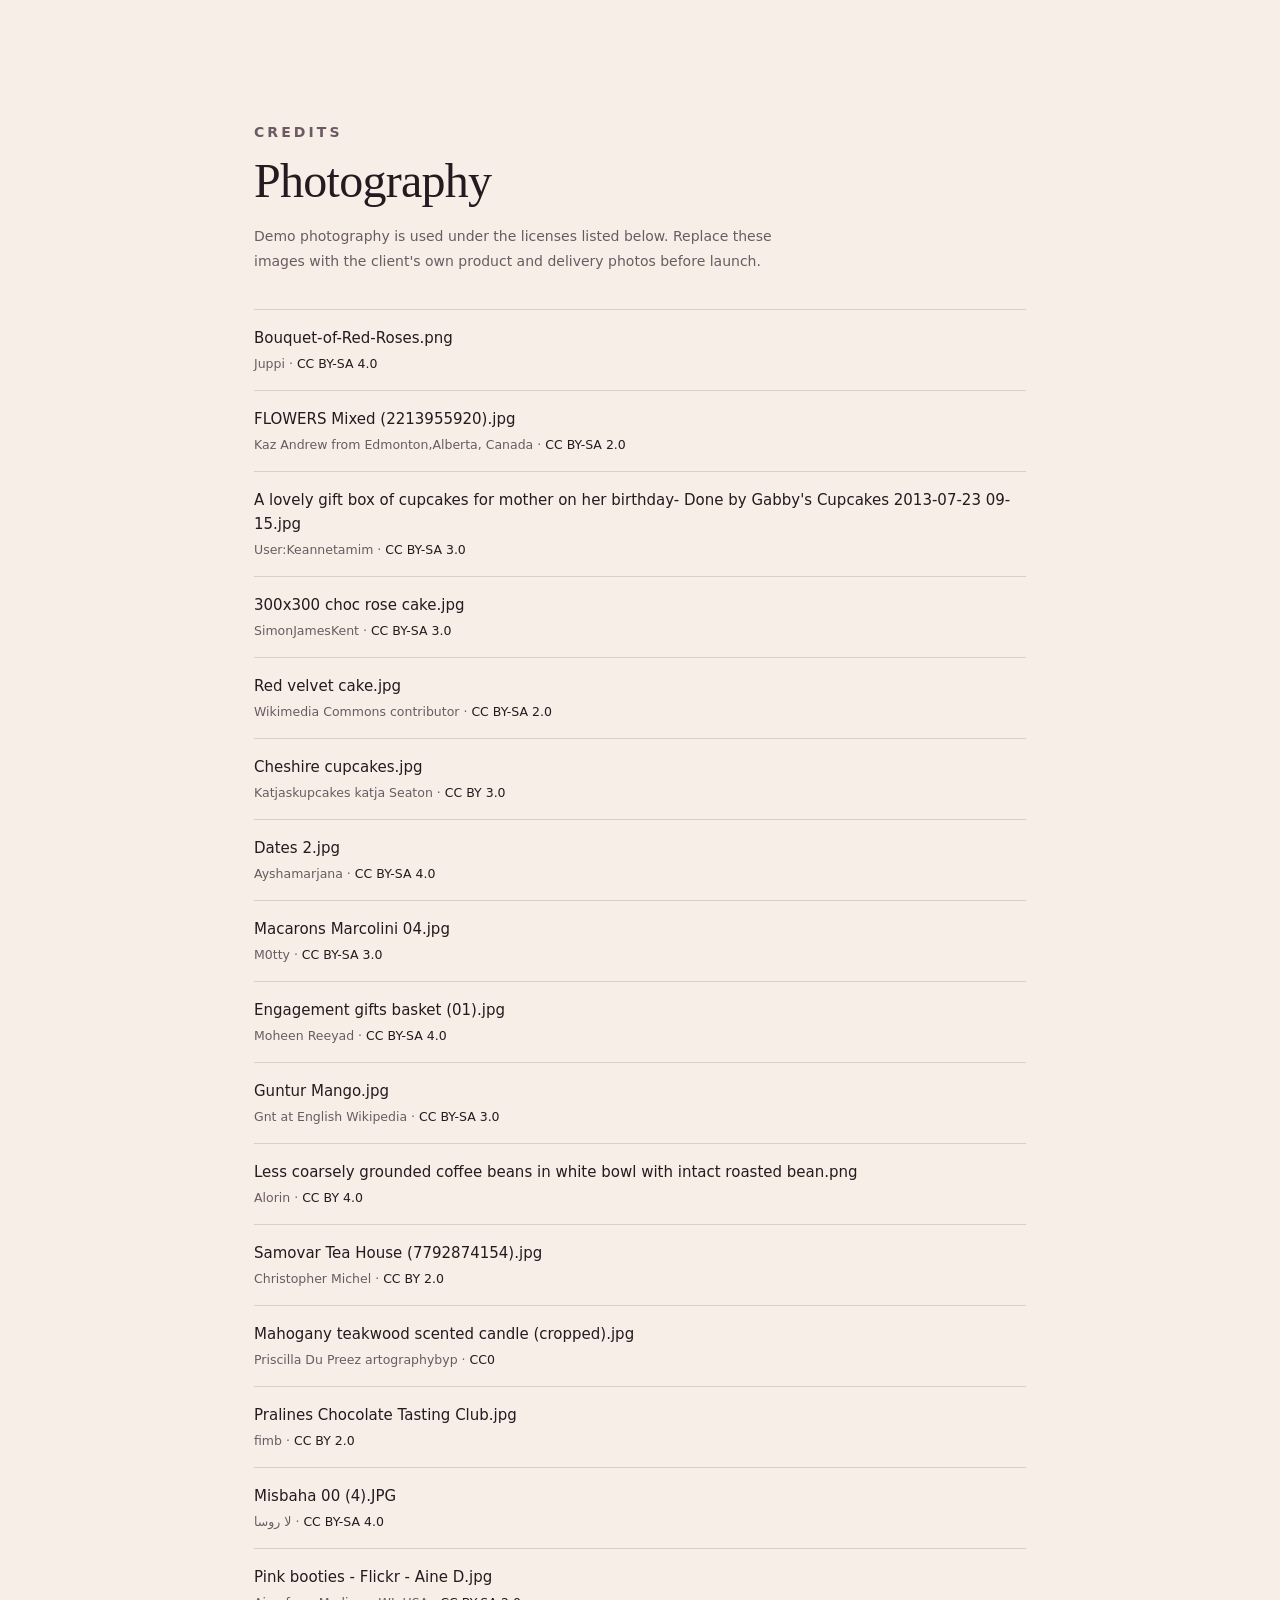
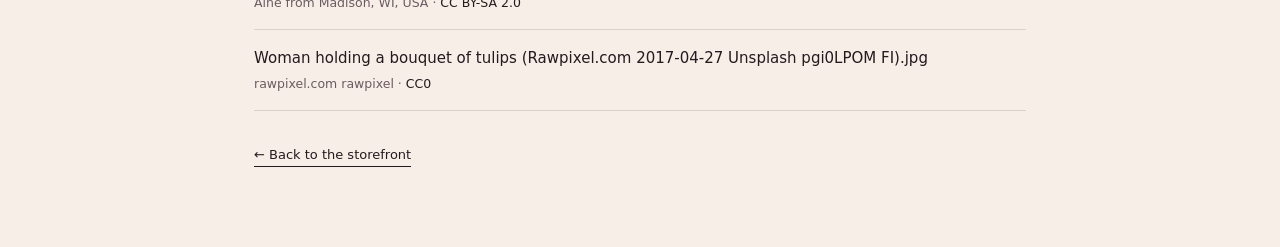
<file: hadiyad/credits.html>
<!doctype html>
<html lang="en">
<head>
<meta charset="utf-8">
<meta name="viewport" content="width=device-width, initial-scale=1">
<title>Photo credits — U Dir Hadiyad</title>
<link rel="stylesheet" href="assets/css/style.css">
<style>
  .credits-wrap { max-width: 820px; margin: 0 auto; padding: 120px 24px 80px; }
  .credits-wrap h1 { font-family: var(--serif); font-size: clamp(2rem, 4vw, 3rem); margin: 10px 0 18px; }
  .credits-wrap > p { color: var(--muted); max-width: 60ch; line-height: 1.75; font-size: 14px; }
  .credits-list { list-style: none; margin: 36px 0 0; padding: 0; border-top: 1px solid var(--line); }
  .credits-list li { display: grid; gap: 4px; padding: 16px 0; border-bottom: 1px solid var(--line); }
  .credits-list a { color: var(--ink); font-weight: 500; }
  .credits-list span { font-size: 12.5px; color: var(--muted); }
  .credit-back { display: inline-block; margin-top: 34px; font-size: 13px; border-bottom: 1px solid currentColor; }
</style>
</head>
<body>
<main class="credits-wrap">
  <p class="eyebrow">Credits</p>
  <h1>Photography</h1>
  <p>Demo photography is used under the licenses listed below. Replace these images with the client's own product and delivery photos before launch.</p>
  <ul class="credits-list">
      <li>
        <a href="https://commons.wikimedia.org/wiki/File:Bouquet-of-Red-Roses.png" target="_blank" rel="noopener">Bouquet-of-Red-Roses.png</a>
        <span>Juppi · <a href="https://creativecommons.org/licenses/by-sa/4.0" target="_blank" rel="noopener">CC BY-SA 4.0</a></span>
      </li>
      <li>
        <a href="https://commons.wikimedia.org/wiki/File:FLOWERS_Mixed_(2213955920).jpg" target="_blank" rel="noopener">FLOWERS Mixed (2213955920).jpg</a>
        <span>Kaz Andrew from Edmonton,Alberta, Canada · <a href="https://creativecommons.org/licenses/by-sa/2.0" target="_blank" rel="noopener">CC BY-SA 2.0</a></span>
      </li>
      <li>
        <a href="https://commons.wikimedia.org/wiki/File:A_lovely_gift_box_of_cupcakes_for_mother_on_her_birthday-_Done_by_Gabby%27s_Cupcakes_2013-07-23_09-15.jpg" target="_blank" rel="noopener">A lovely gift box of cupcakes for mother on her birthday- Done by Gabby's Cupcakes 2013-07-23 09-15.jpg</a>
        <span>User:Keannetamim · <a href="https://creativecommons.org/licenses/by-sa/3.0" target="_blank" rel="noopener">CC BY-SA 3.0</a></span>
      </li>
      <li>
        <a href="https://commons.wikimedia.org/wiki/File:300x300_choc_rose_cake.jpg" target="_blank" rel="noopener">300x300 choc rose cake.jpg</a>
        <span>SimonJamesKent · <a href="https://creativecommons.org/licenses/by-sa/3.0" target="_blank" rel="noopener">CC BY-SA 3.0</a></span>
      </li>
      <li>
        <a href="https://commons.wikimedia.org/wiki/File:Red_velvet_cake.jpg" target="_blank" rel="noopener">Red velvet cake.jpg</a>
        <span>Wikimedia Commons contributor · <a href="https://creativecommons.org/licenses/by-sa/2.0" target="_blank" rel="noopener">CC BY-SA 2.0</a></span>
      </li>
      <li>
        <a href="https://commons.wikimedia.org/wiki/File:Cheshire_cupcakes.jpg" target="_blank" rel="noopener">Cheshire cupcakes.jpg</a>
        <span>Katjaskupcakes katja Seaton · <a href="https://creativecommons.org/licenses/by/3.0" target="_blank" rel="noopener">CC BY 3.0</a></span>
      </li>
      <li>
        <a href="https://commons.wikimedia.org/wiki/File:Dates_2.jpg" target="_blank" rel="noopener">Dates 2.jpg</a>
        <span>Ayshamarjana · <a href="https://creativecommons.org/licenses/by-sa/4.0" target="_blank" rel="noopener">CC BY-SA 4.0</a></span>
      </li>
      <li>
        <a href="https://commons.wikimedia.org/wiki/File:Macarons_Marcolini_04.jpg" target="_blank" rel="noopener">Macarons Marcolini 04.jpg</a>
        <span>M0tty · <a href="https://creativecommons.org/licenses/by-sa/3.0" target="_blank" rel="noopener">CC BY-SA 3.0</a></span>
      </li>
      <li>
        <a href="https://commons.wikimedia.org/wiki/File:Engagement_gifts_basket_(01).jpg" target="_blank" rel="noopener">Engagement gifts basket (01).jpg</a>
        <span>Moheen Reeyad · <a href="https://creativecommons.org/licenses/by-sa/4.0" target="_blank" rel="noopener">CC BY-SA 4.0</a></span>
      </li>
      <li>
        <a href="https://commons.wikimedia.org/wiki/File:Guntur_Mango.jpg" target="_blank" rel="noopener">Guntur Mango.jpg</a>
        <span>Gnt at English Wikipedia · <a href="https://creativecommons.org/licenses/by-sa/3.0" target="_blank" rel="noopener">CC BY-SA 3.0</a></span>
      </li>
      <li>
        <a href="https://commons.wikimedia.org/wiki/File:Less_coarsely_grounded_coffee_beans_in_white_bowl_with_intact_roasted_bean.png" target="_blank" rel="noopener">Less coarsely grounded coffee beans in white bowl with intact roasted bean.png</a>
        <span>Alorin · <a href="https://creativecommons.org/licenses/by/4.0" target="_blank" rel="noopener">CC BY 4.0</a></span>
      </li>
      <li>
        <a href="https://commons.wikimedia.org/wiki/File:Samovar_Tea_House_(7792874154).jpg" target="_blank" rel="noopener">Samovar Tea House (7792874154).jpg</a>
        <span>Christopher Michel · <a href="https://creativecommons.org/licenses/by/2.0" target="_blank" rel="noopener">CC BY 2.0</a></span>
      </li>
      <li>
        <a href="https://commons.wikimedia.org/wiki/File:Mahogany_teakwood_scented_candle_(cropped).jpg" target="_blank" rel="noopener">Mahogany teakwood scented candle (cropped).jpg</a>
        <span>Priscilla Du Preez artographybyp · <a href="http://creativecommons.org/publicdomain/zero/1.0/deed.en" target="_blank" rel="noopener">CC0</a></span>
      </li>
      <li>
        <a href="https://commons.wikimedia.org/wiki/File:Pralines_Chocolate_Tasting_Club.jpg" target="_blank" rel="noopener">Pralines Chocolate Tasting Club.jpg</a>
        <span>fimb · <a href="https://creativecommons.org/licenses/by/2.0" target="_blank" rel="noopener">CC BY 2.0</a></span>
      </li>
      <li>
        <a href="https://commons.wikimedia.org/wiki/File:Misbaha_00_(4).JPG" target="_blank" rel="noopener">Misbaha 00 (4).JPG</a>
        <span>لا روسا · <a href="https://creativecommons.org/licenses/by-sa/4.0" target="_blank" rel="noopener">CC BY-SA 4.0</a></span>
      </li>
      <li>
        <a href="https://commons.wikimedia.org/wiki/File:Pink_booties_-_Flickr_-_Aine_D.jpg" target="_blank" rel="noopener">Pink booties - Flickr - Aine D.jpg</a>
        <span>Aine from Madison, WI, USA · <a href="https://creativecommons.org/licenses/by-sa/2.0" target="_blank" rel="noopener">CC BY-SA 2.0</a></span>
      </li>
      <li>
        <a href="https://commons.wikimedia.org/wiki/File:Woman_holding_a_bouquet_of_tulips_(Rawpixel.com_2017-04-27_Unsplash_pgi0LPOM_FI).jpg" target="_blank" rel="noopener">Woman holding a bouquet of tulips (Rawpixel.com 2017-04-27 Unsplash pgi0LPOM FI).jpg</a>
        <span>rawpixel.com rawpixel · <a href="http://creativecommons.org/publicdomain/zero/1.0/deed.en" target="_blank" rel="noopener">CC0</a></span>
      </li>
  </ul>
  <a class="credit-back" href="/">← Back to the storefront</a>
</main>
</body>
</html>
</file>
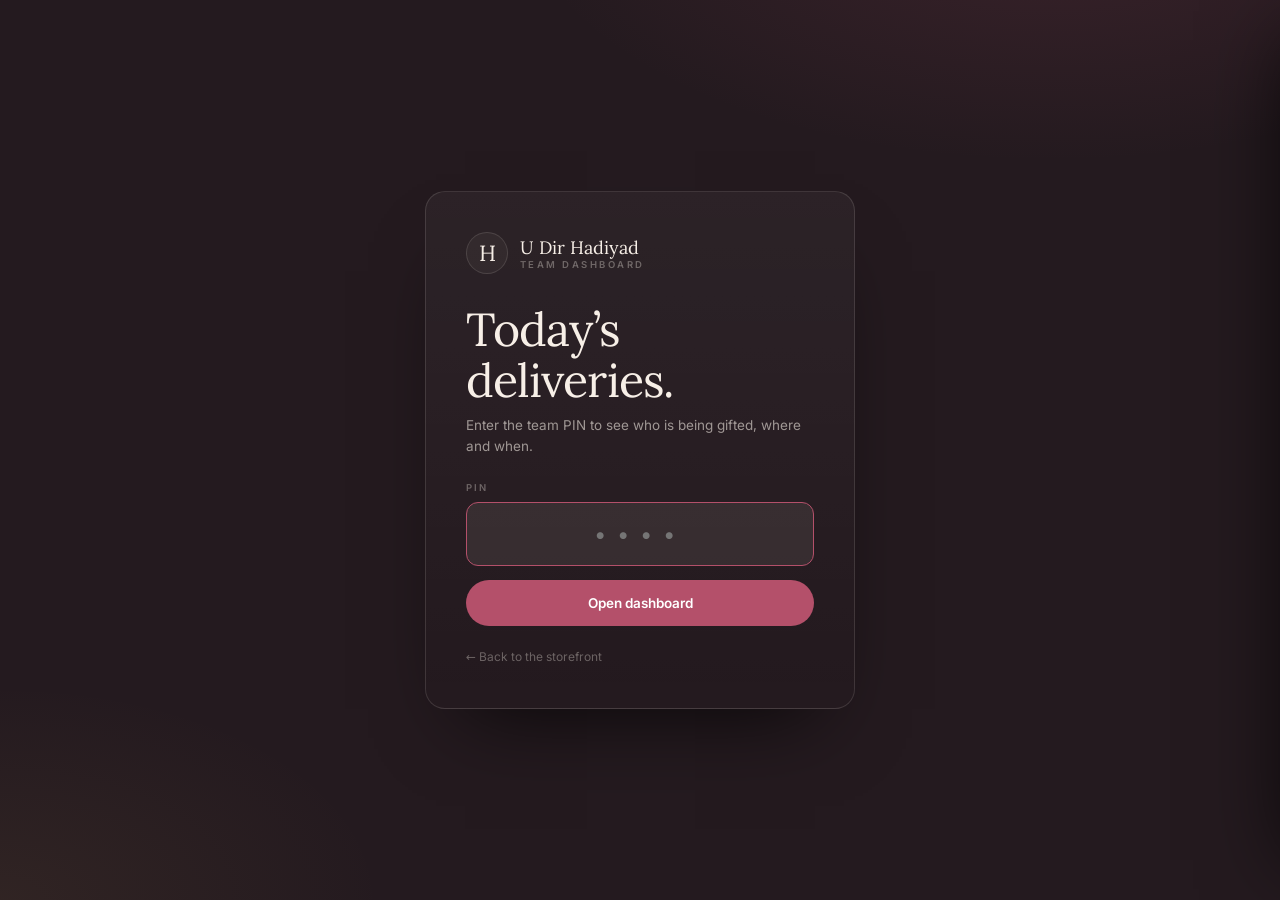
<file: hadiyad/dashboard.html>
<!DOCTYPE html>
<html lang="en">
<head>
  <meta charset="UTF-8">
  <meta name="viewport" content="width=device-width, initial-scale=1">
  <meta name="robots" content="noindex">
  <title>Deliveries — U Dir Hadiyad</title>
  <meta name="theme-color" content="#241a1f">
  <link rel="icon" href="data:image/svg+xml,%3Csvg xmlns='http://www.w3.org/2000/svg' viewBox='0 0 64 64'%3E%3Crect width='64' height='64' rx='14' fill='%23241a1f'/%3E%3Ctext x='32' y='44' font-family='Georgia,serif' font-size='36' fill='%23f7efe7' text-anchor='middle'%3EH%3C/text%3E%3C/svg%3E">
  <link rel="preload" href="assets/fonts/inter-normal-100900.woff2" as="font" type="font/woff2" crossorigin>
  <link rel="stylesheet" href="assets/fonts/fonts.css">
  <link rel="stylesheet" href="assets/css/dashboard.css">
</head>
<body>
  <section class="gate" id="gate">
    <div class="gate-card">
      <div class="brand">
        <span class="brand-mark" id="gateMark">H</span>
        <span class="brand-text">
          <span id="gateName">U Dir Hadiyad</span>
          <small>Team dashboard</small>
        </span>
      </div>
      <h1>Today’s deliveries.</h1>
      <p class="gate-lead">Enter the team PIN to see who is being gifted, where and when.</p>
      <form id="pinForm" autocomplete="off">
        <label class="pin-field">
          <span>PIN</span>
          <input id="pinInput" type="password" inputmode="numeric" autocomplete="current-password" placeholder="••••" maxlength="24" required>
        </label>
        <p class="gate-error" id="gateError" role="alert" hidden></p>
        <button class="btn btn-primary btn-block" type="submit" id="gateBtn">Open dashboard</button>
      </form>
      <a class="gate-back" href="/">← Back to the storefront</a>
    </div>
  </section>

  <div class="dash" id="dash" hidden>
    <header class="dash-head">
      <div class="wrap head-inner">
        <a class="brand" href="/" aria-label="View storefront">
          <span class="brand-mark" id="dashMark">H</span>
          <span class="brand-text">
            <span id="dashName">U Dir Hadiyad</span>
            <small>Deliveries</small>
          </span>
        </a>
        <div class="head-right">
          <span class="live" id="live"><i aria-hidden="true"></i><span id="liveLabel">Live</span></span>
          <button class="ghost-btn" id="soundBtn" type="button" aria-pressed="true">Sound on</button>
          <button class="ghost-btn" id="refreshBtn" type="button">Refresh</button>
          <a class="ghost-btn" href="/" target="_blank" rel="noopener">Storefront</a>
          <button class="ghost-btn" id="lockBtn" type="button">Lock</button>
        </div>
      </div>
    </header>

    <main class="wrap dash-main">
      <div class="dash-title">
        <div>
          <p class="eyebrow">Delivery board</p>
          <h1 id="pageTitle">Who are we gifting today?</h1>
        </div>
        <p class="updated" id="updated">Loading…</p>
      </div>

      <section class="kpis" aria-label="Summary">
        <article class="kpi">
          <span>Due today</span>
          <b id="kpiToday">0</b>
          <small id="kpiTodaySub">to buy, wrap and send</small>
        </article>
        <article class="kpi">
          <span>Awaiting payment</span>
          <b id="kpiUnpaid">0</b>
          <small id="kpiUnpaidSub">not dispatched yet</small>
        </article>
        <article class="kpi">
          <span>Revenue</span>
          <b id="kpiRevenue">$0.00</b>
          <small>paid orders, cancellations out</small>
        </article>
        <article class="kpi">
          <span>Delivered</span>
          <b id="kpiDone">0</b>
          <small>last 7 days</small>
        </article>
      </section>

      <div class="toolbar">
        <div class="chips" id="statusChips" role="toolbar" aria-label="Filter by status"></div>
        <div class="tool-right">
          <label class="search">
            <svg viewBox="0 0 24 24" fill="none" stroke="currentColor" stroke-width="1.6" aria-hidden="true"><circle cx="11" cy="11" r="7"></circle><path d="m16.5 16.5 4 4"></path></svg>
            <span class="sr-only">Search orders</span>
            <input id="searchInput" type="search" placeholder="Order, recipient, sender or phone" autocomplete="off">
          </label>
          <label class="range">
            <span class="sr-only">Delivery day</span>
            <select id="daySelect">
              <option value="today">Due today</option>
              <option value="tomorrow">Tomorrow</option>
              <option value="week">Next 7 days</option>
              <option value="late">Overdue</option>
              <option value="all" selected>Every date</option>
            </select>
          </label>
          <label class="range">
            <span class="sr-only">Delivery area</span>
            <select id="zoneSelect">
              <option value="all">All areas</option>
            </select>
          </label>
          <button class="ghost-btn" id="exportBtn" type="button">Export CSV</button>
        </div>
      </div>

      <div class="orders" id="orders" aria-live="polite"></div>
      <p class="empty" id="empty" hidden>
        <b>Nothing here.</b>
        <span>Gift orders placed on the storefront appear on this board within a few seconds.</span>
      </p>
      <p class="dash-foot">Zones, slots, prices and the PIN live in <code>assets/data/shop.json</code>. Orders are stored in <code>data/orders.json</code>.</p>
    </main>
  </div>

  <aside class="panel" id="panel" aria-hidden="true" aria-label="Order details">
    <div class="panel-card">
      <header class="panel-head">
        <div>
          <p class="eyebrow"><i></i><span id="panelId">H-1001</span></p>
          <h2 id="panelName">Hodan Ali</h2>
          <p class="panel-sub" id="panelSub"></p>
        </div>
        <button class="icon-btn" id="panelClose" type="button" aria-label="Close order details">
          <svg viewBox="0 0 24 24" fill="none" stroke="currentColor" stroke-width="1.6" aria-hidden="true"><path d="M6 6l12 12M18 6 6 18"></path></svg>
        </button>
      </header>

      <div class="panel-scroll" id="panelScroll"></div>

      <footer class="panel-foot">
        <div class="status-flow" id="statusFlow" role="group" aria-label="Update delivery status"></div>
        <div class="foot-row">
          <label class="courier">
            <span>Courier</span>
            <input id="courierInput" type="text" placeholder="Name of the rider" maxlength="40" autocomplete="off">
          </label>
          <button class="btn btn-primary" id="courierSave" type="button">Save</button>
        </div>
      </footer>
    </div>
  </aside>

  <div class="scrim" id="scrim" hidden></div>
  <div class="toast" id="toast" role="status" aria-live="polite"></div>

  <script src="assets/js/dashboard.js"></script>
</body>
</html>
</file>
<file: hadiyad/assets/css/style.css>
/* ============================================================
   U Dir Hadiyad — storefront
   ============================================================ */

:root {
  --ink: #241a1f;
  --ink-soft: #34252c;
  --ink-2: #4a3540;
  --bone: #f7efe7;
  --bone-2: #ece0d3;
  --paper: #fffaf4;
  --rose: #b4506a;
  --rose-deep: #8f3b52;
  --rose-soft: #d9899c;
  --gold: #a8823f;
  --sage: #7f8f7c;
  --muted: #6c5a62;
  --muted-ink: rgba(247, 239, 231, .68);
  --line: rgba(36, 26, 31, .14);
  --line-soft: rgba(36, 26, 31, .08);
  --line-ink: rgba(247, 239, 231, .16);
  --serif: 'Lora', 'Iowan Old Style', Georgia, serif;
  --sans: 'Inter', 'Segoe UI', system-ui, -apple-system, sans-serif;
  --head: 78px;
  --ease: cubic-bezier(.22, .61, .36, 1);
  --shadow: 0 24px 60px -28px rgba(36, 26, 31, .45);
}

* { box-sizing: border-box; }
[hidden] { display: none !important; }
html { scroll-behavior: smooth; -webkit-text-size-adjust: 100%; }
body {
  margin: 0;
  background: var(--bone);
  color: var(--ink);
  font-family: var(--sans);
  font-size: 15px;
  line-height: 1.6;
  -webkit-font-smoothing: antialiased;
}
body.is-locked { overflow: hidden; }
img { display: block; max-width: 100%; }
a { color: inherit; text-decoration: none; }
button, input, select, textarea { font: inherit; color: inherit; }
h1, h2, h3 { font-family: var(--serif); font-weight: 500; letter-spacing: -.015em; line-height: 1.08; margin: 0; }
p { margin: 0; }
ul, ol { margin: 0; padding: 0; list-style: none; }
address { font-style: normal; }

.wrap { width: min(1240px, 100% - 48px); margin-inline: auto; }
.skip { position: absolute; left: -9999px; top: 0; background: var(--ink); color: var(--bone); padding: 10px 16px; z-index: 200; }
.skip:focus { left: 12px; top: 12px; }
:focus-visible { outline: 2px solid var(--rose); outline-offset: 3px; }

.eyebrow {
  display: inline-flex; align-items: center; gap: 9px;
  font-size: 10.5px; font-weight: 600; letter-spacing: .22em; text-transform: uppercase;
  color: var(--rose);
}
.eyebrow i { width: 20px; height: 1px; background: currentColor; display: block; }

/* ---------- buttons ---------- */
.btn {
  display: inline-flex; align-items: center; justify-content: center; gap: 9px;
  border: 1px solid transparent; border-radius: 999px;
  padding: 13px 24px; font-size: 13px; font-weight: 600; letter-spacing: .01em;
  cursor: pointer; transition: transform .3s var(--ease), background .3s, color .3s, border-color .3s, box-shadow .3s;
  background: none;
}
.btn:hover { transform: translateY(-2px); }
.btn-lg { padding: 16px 30px; font-size: 13.5px; }
.btn-rose { background: var(--rose); color: #fff; box-shadow: 0 14px 30px -16px rgba(180, 80, 106, .8); }
.btn-rose:hover { background: var(--rose-deep); }
.btn-dark { background: var(--ink); color: var(--bone); }
.btn-dark:hover { background: var(--ink-soft); }
.btn-line { border-color: var(--line); color: var(--ink); }
.btn-line:hover { border-color: var(--ink); }
.btn-glass { border-color: rgba(247, 239, 231, .4); color: var(--bone); backdrop-filter: blur(6px); }
.btn-glass:hover { background: rgba(247, 239, 231, .12); }
.btn-ghost { color: var(--muted); border-color: var(--line); }
.btn-ghost:hover { color: var(--ink); }
.btn-block { width: 100%; }
.btn[disabled] { opacity: .45; cursor: not-allowed; transform: none; }
.icon-btn {
  display: grid; place-items: center; width: 42px; height: 42px; border-radius: 50%;
  border: 1px solid var(--line); background: none; cursor: pointer; transition: background .25s, border-color .25s;
}
.icon-btn svg { width: 17px; height: 17px; }
.icon-btn:hover { background: var(--bone-2); }

/* ---------- header ---------- */
.site-head {
  position: sticky; top: 0; z-index: 70;
  background: rgba(247, 239, 231, .86);
  backdrop-filter: blur(14px) saturate(140%);
  border-bottom: 1px solid var(--line-soft);
  transition: box-shadow .35s, background .35s;
}
.site-head.stuck { box-shadow: 0 12px 30px -22px rgba(36, 26, 31, .5); background: rgba(247, 239, 231, .95); }
.head-inner { height: var(--head); display: flex; align-items: center; justify-content: space-between; gap: 20px; }
.brand { display: inline-flex; align-items: center; gap: 12px; }
.brand-mark {
  display: grid; place-items: center; width: 40px; height: 40px; border-radius: 50%;
  background: var(--ink); color: var(--bone); font-family: var(--serif); font-size: 19px;
}
.brand-text { display: grid; line-height: 1.15; }
.brand-text strong { font-family: var(--serif); font-size: 19px; font-weight: 500; letter-spacing: -.01em; }
.brand-city { font-size: 9.5px; letter-spacing: .24em; text-transform: uppercase; color: var(--muted); }
.nav { display: flex; gap: 26px; }
.nav a { font-size: 13px; font-weight: 500; color: var(--ink-2); position: relative; padding: 6px 0; }
.nav a::after {
  content: ''; position: absolute; left: 0; right: 100%; bottom: 0; height: 1px; background: var(--rose);
  transition: right .35s var(--ease);
}
.nav a:hover { color: var(--ink); }
.nav a:hover::after { right: 0; }
.head-actions { display: flex; align-items: center; gap: 12px; }
.open-pill { display: inline-flex; align-items: center; gap: 7px; font-size: 11px; font-weight: 600; letter-spacing: .1em; text-transform: uppercase; color: var(--muted); }
.open-pill i { width: 7px; height: 7px; border-radius: 50%; background: var(--sage); box-shadow: 0 0 0 4px rgba(127, 143, 124, .2); }
.open-pill.shut i { background: var(--rose-soft); box-shadow: 0 0 0 4px rgba(217, 137, 156, .22); }
.cart-btn { padding-left: 18px; white-space: nowrap; }
.cart-count {
  display: grid; place-items: center; min-width: 22px; height: 22px; padding: 0 6px; border-radius: 999px;
  background: rgba(255, 255, 255, .28); font-size: 11.5px;
}
.cart-count.bump { animation: bump .45s var(--ease); }
@keyframes bump { 0% { transform: scale(1); } 40% { transform: scale(1.28); } 100% { transform: scale(1); } }
.menu-toggle { display: none; width: 42px; height: 42px; border: 1px solid var(--line); border-radius: 50%; background: none; cursor: pointer; }
.menu-toggle svg { width: 19px; height: 19px; }
.mobile-menu {
  display: none; flex-direction: column; gap: 2px; padding: 6px 24px 18px;
  background: var(--bone); border-bottom: 1px solid var(--line-soft);
}
.mobile-menu a { padding: 11px 0; font-size: 14px; border-bottom: 1px solid var(--line-soft); }
.mobile-menu.open { display: flex; }

/* ---------- hero ---------- */
.hero {
  position: relative; min-height: calc(96svh - var(--head)); display: flex; align-items: flex-end;
  padding: 40px 0 clamp(48px, 8vh, 90px); overflow: hidden; color: var(--bone); isolation: isolate;
}
.hero-media { position: absolute; inset: 0; z-index: -2; }
.hero-media img { width: 100%; height: 100%; object-fit: cover; animation: kenburns 22s ease-in-out infinite alternate; }
@keyframes kenburns {
  from { transform: scale(1.04) translate3d(0, 0, 0); }
  to { transform: scale(1.16) translate3d(-2.2%, -1.6%, 0); }
}
.hero-shade {
  position: absolute; inset: 0; z-index: 1;
  background:
    linear-gradient(105deg, rgba(26, 17, 21, .94) 0%, rgba(26, 17, 21, .78) 38%, rgba(26, 17, 21, .34) 68%, rgba(26, 17, 21, .55) 100%),
    radial-gradient(120% 90% at 12% 100%, rgba(180, 80, 106, .3), transparent 60%);
}
.hero-inner { position: relative; z-index: 2; }
.hero .eyebrow { color: var(--rose-soft); }
.hero-title { font-size: clamp(2.9rem, 7.4vw, 6.1rem); margin: 22px 0 20px; max-width: 17ch; }
.hero-title span { display: block; }
.hero-title em { display: block; font-style: italic; color: var(--rose-soft); }
.hero-lead { max-width: 54ch; font-size: clamp(15px, 1.5vw, 17px); line-height: 1.75; color: rgba(247, 239, 231, .82); }
.hero-actions { display: flex; flex-wrap: wrap; gap: 12px; margin-top: 32px; }
.hero-meta { display: flex; flex-wrap: wrap; gap: 34px; margin: 44px 0 0; padding-top: 26px; border-top: 1px solid var(--line-ink); }
.hero-meta dt { font-size: 9.5px; letter-spacing: .22em; text-transform: uppercase; color: rgba(247, 239, 231, .55); margin-bottom: 6px; }
.hero-meta dd { margin: 0; font-family: var(--serif); font-size: 17px; }
.scroll-hint {
  position: absolute; right: 26px; bottom: 30px; z-index: 2; display: inline-flex; align-items: center; gap: 10px;
  font-size: 10px; letter-spacing: .24em; text-transform: uppercase; color: rgba(247, 239, 231, .7);
}
.scroll-hint span { display: block; width: 1px; height: 42px; background: linear-gradient(rgba(247, 239, 231, .1), rgba(247, 239, 231, .8)); animation: slide 2.4s var(--ease) infinite; }
@keyframes slide { 0%, 100% { transform: scaleY(.4); transform-origin: top; } 50% { transform: scaleY(1); } }

/* ---------- marquee ---------- */
.marquee { background: var(--ink); color: var(--bone); overflow: hidden; padding: 15px 0; }
.marquee-track { display: flex; gap: 26px; width: max-content; animation: drift 34s linear infinite; }
.marquee-track span { font-family: var(--serif); font-size: 15px; white-space: nowrap; }
.marquee-track i { color: var(--rose-soft); font-style: normal; }
@keyframes drift { to { transform: translateX(-50%); } }

/* ---------- sections ---------- */
.section { padding: clamp(72px, 10vw, 132px) 0; }
.section-head { display: grid; grid-template-columns: 1.15fr .85fr; gap: 34px; align-items: end; margin-bottom: 44px; }
.section-head h2 { font-size: clamp(2rem, 4.4vw, 3.4rem); margin-top: 16px; max-width: 22ch; }
.section-note { font-size: 13.5px; line-height: 1.8; color: var(--muted); max-width: 44ch; }
#gifts, #occasions, #how, #areas, #track, #visit { scroll-margin-top: calc(var(--head) + 14px); }

/* ---------- occasions ---------- */
.occasions { padding-bottom: clamp(40px, 6vw, 64px); }
.occasion-row { display: flex; flex-wrap: wrap; gap: 12px; margin-top: 8px; }
.occasion {
  display: inline-flex; align-items: center; gap: 10px; padding: 14px 22px; border-radius: 999px;
  border: 1px solid var(--line); background: var(--paper); cursor: pointer; font-size: 13.5px; font-weight: 500;
  transition: transform .3s var(--ease), background .3s, color .3s, border-color .3s;
}
.occasion:hover { transform: translateY(-3px); border-color: var(--rose-soft); }
.occasion b { font-family: var(--serif); font-weight: 500; font-size: 15px; }
.occasion span { font-size: 11px; color: var(--muted); }
.occasion.active { background: var(--ink); color: var(--bone); border-color: var(--ink); }
.occasion.active span { color: var(--muted-ink); }

/* ---------- gift grid ---------- */
.menu-tools { display: flex; flex-wrap: wrap; gap: 14px; align-items: center; justify-content: space-between; margin-bottom: 22px; }
.search {
  display: flex; align-items: center; gap: 10px; padding: 0 16px; height: 46px; min-width: 280px;
  background: var(--paper); border: 1px solid var(--line); border-radius: 999px;
}
.search svg { width: 17px; height: 17px; color: var(--muted); flex: none; }
.search input { border: 0; background: none; outline: none; width: 100%; font-size: 13.5px; }
.filters { display: flex; flex-wrap: wrap; gap: 8px; }
.chip {
  padding: 9px 16px; border-radius: 999px; border: 1px solid var(--line); background: none; cursor: pointer;
  font-size: 12.5px; font-weight: 500; color: var(--ink-2); transition: background .25s, color .25s, border-color .25s;
}
.chip:hover { border-color: var(--rose-soft); }
.chip.active { background: var(--rose); border-color: var(--rose); color: #fff; }
.result-count { font-size: 12px; color: var(--muted); margin: 0 0 18px; }

.gift-grid { display: grid; grid-template-columns: repeat(3, 1fr); gap: 22px; }
.gift-card {
  display: grid; grid-template-rows: auto; background: var(--paper); border: 1px solid var(--line-soft);
  border-radius: 18px; overflow: hidden; transition: transform .45s var(--ease), box-shadow .45s var(--ease);
}
.gift-card:hover { transform: translateY(-6px); box-shadow: var(--shadow); }
.gift-media { position: relative; aspect-ratio: 4 / 3; overflow: hidden; background: var(--bone-2); }
.gift-media img { width: 100%; height: 100%; object-fit: cover; transition: transform .8s var(--ease); }
.gift-card:hover .gift-media img { transform: scale(1.06); }
.gift-badge {
  position: absolute; left: 14px; top: 14px; padding: 6px 12px; border-radius: 999px;
  background: rgba(36, 26, 31, .82); color: var(--bone); font-size: 10px; font-weight: 600; letter-spacing: .12em; text-transform: uppercase;
  backdrop-filter: blur(4px);
}
.gift-body { padding: 20px 20px 22px; display: grid; gap: 10px; align-content: start; }
.gift-body h3 { font-size: 20px; }
.gift-cat { font-size: 10px; letter-spacing: .2em; text-transform: uppercase; color: var(--rose); font-weight: 600; }
.gift-desc { font-size: 13px; line-height: 1.7; color: var(--muted); }
.gift-tags { display: flex; flex-wrap: wrap; gap: 6px; margin-top: 2px; }
.gift-tags span { font-size: 10.5px; color: var(--muted); background: var(--bone-2); border-radius: 999px; padding: 4px 10px; }
.gift-foot { display: flex; align-items: center; justify-content: space-between; gap: 12px; margin-top: 8px; padding-top: 16px; border-top: 1px solid var(--line-soft); }
.gift-price { font-family: var(--serif); font-size: 22px; }
.add-btn {
  display: inline-flex; align-items: center; gap: 8px; padding: 11px 18px; border-radius: 999px; border: 0;
  background: var(--ink); color: var(--bone); font-size: 12.5px; font-weight: 600; cursor: pointer;
  transition: background .25s, transform .25s var(--ease);
}
.add-btn:hover { background: var(--rose); transform: translateY(-2px); }
.add-btn svg { width: 14px; height: 14px; }
.add-btn.in { background: var(--rose); }
.empty-line { padding: 40px 0; text-align: center; color: var(--muted); font-size: 14px; }

/* ---------- how ---------- */
.how { background: var(--ink); color: var(--bone); }
.how-head { margin-bottom: 46px; }
.how-head h2 { font-size: clamp(2rem, 4.4vw, 3.2rem); margin-top: 16px; }
.how .eyebrow { color: var(--rose-soft); }
.steps { display: grid; grid-template-columns: repeat(3, 1fr); gap: 30px; }
.steps li { position: relative; padding-top: 26px; border-top: 1px solid var(--line-ink); }
.step-no { font-family: var(--serif); font-size: 13px; color: var(--rose-soft); letter-spacing: .1em; }
.steps h3 { font-size: 23px; margin: 12px 0 10px; }
.steps p { font-size: 13.5px; line-height: 1.8; color: rgba(247, 239, 231, .74); max-width: 40ch; }

/* ---------- areas ---------- */
.areas-grid { display: grid; grid-template-columns: 1.05fr .95fr; gap: clamp(30px, 6vw, 70px); align-items: start; }
.areas h2 { font-size: clamp(2rem, 4.2vw, 3.2rem); margin: 16px 0 14px; }
.areas-lead { font-size: 14px; color: var(--muted); max-width: 46ch; line-height: 1.75; }
.areas-lead b { color: var(--ink); font-weight: 600; }
.zone-list { margin-top: 28px; border-top: 1px solid var(--line); }
.zone-list li { display: flex; align-items: baseline; justify-content: space-between; gap: 16px; padding: 14px 2px; border-bottom: 1px solid var(--line-soft); }
.zone-list span { font-size: 14.5px; }
.zone-list small { font-size: 12px; color: var(--muted); }
.zone-list b { font-family: var(--serif); font-size: 17px; }
.slot-card { background: var(--paper); border: 1px solid var(--line-soft); border-radius: 20px; padding: 28px; box-shadow: var(--shadow); }
.slot-card h3 { font-size: 22px; margin-bottom: 18px; }
.slot-card li { display: flex; justify-content: space-between; gap: 14px; padding: 13px 0; border-bottom: 1px solid var(--line-soft); font-size: 13.5px; }
.slot-card li b { font-weight: 600; }
.slot-card li span { color: var(--muted); }
.slot-foot { margin-top: 18px; font-size: 12.5px; color: var(--muted); line-height: 1.7; }

/* ---------- track ---------- */
.track { background: var(--bone-2); }
.track-grid { display: grid; grid-template-columns: 1fr 1fr; gap: clamp(30px, 6vw, 70px); align-items: start; }
.track h2 { font-size: clamp(2rem, 4.2vw, 3.2rem); margin: 16px 0 12px; }
.track-lead { font-size: 14px; color: var(--muted); max-width: 42ch; line-height: 1.75; }
.track-form { display: grid; gap: 14px; margin-top: 26px; max-width: 460px; }
.track-form .btn { justify-self: start; }
.track-result { background: var(--paper); border: 1px solid var(--line-soft); border-radius: 20px; padding: 26px; box-shadow: var(--shadow); }
.track-result h3 { font-size: 21px; margin-bottom: 6px; }
.track-result .tr-id { font-family: var(--serif); font-size: 13px; color: var(--muted); }
.tr-steps { display: grid; gap: 10px; margin: 22px 0 0; }
.tr-steps li { display: flex; align-items: center; gap: 12px; font-size: 13px; color: var(--muted); }
.tr-steps li i { width: 9px; height: 9px; border-radius: 50%; background: var(--bone-2); border: 1px solid var(--line); flex: none; }
.tr-steps li.done { color: var(--ink); }
.tr-steps li.done i { background: var(--sage); border-color: var(--sage); }
.tr-steps li.now i { background: var(--rose); border-color: var(--rose); box-shadow: 0 0 0 4px rgba(180, 80, 106, .16); }
.tr-meta { display: grid; gap: 8px; margin-top: 22px; padding-top: 18px; border-top: 1px solid var(--line-soft); font-size: 13px; }
.tr-meta div { display: flex; justify-content: space-between; gap: 14px; }
.tr-meta span { color: var(--muted); }
.tr-meta b { font-weight: 600; text-align: right; }
.tr-msg { margin-top: 16px; padding: 14px 16px; background: var(--bone); border-left: 2px solid var(--rose); font-family: var(--serif); font-size: 14.5px; line-height: 1.7; border-radius: 0 12px 12px 0; }

/* ---------- visit ---------- */
.visit-grid { display: grid; grid-template-columns: .95fr 1.05fr; gap: clamp(30px, 6vw, 80px); align-items: center; }
.visit-copy h2 { font-size: clamp(2.1rem, 4.6vw, 4rem); margin: 16px 0 18px; }
.visit-copy address { font-size: 15px; line-height: 1.8; color: var(--muted); }
.visit-hours { margin-top: 12px; font-size: 13px; font-weight: 600; }
.visit-actions { display: flex; flex-wrap: wrap; gap: 10px; margin-top: 26px; }
.visit-note { margin-top: 22px; font-size: 12.5px; color: var(--muted); max-width: 38ch; line-height: 1.7; }
.map { position: relative; border-radius: 18px; overflow: hidden; aspect-ratio: 4 / 3; background: var(--bone-2); border: 1px solid var(--line); }
.map-fallback {
  position: absolute; inset: 0; display: grid; justify-items: center; align-content: center; gap: 6px; text-align: center; padding: 28px;
  background:
    radial-gradient(circle at 72% 22%, rgba(180, 80, 106, .12), transparent 48%),
    repeating-linear-gradient(115deg, transparent 0 46px, rgba(36, 26, 31, .05) 46px 47px),
    var(--bone-2);
}
.map-pin { display: grid; place-items: center; width: 46px; height: 46px; border-radius: 50%; background: var(--ink); color: var(--bone); margin-bottom: 6px; }
.map-pin svg { width: 22px; height: 22px; }
.map-fallback p { font-family: var(--serif); font-size: 22px; }
.map-fallback address { font-size: 12.5px; line-height: 1.7; color: var(--muted); }
.map-fallback small { margin-top: 6px; font-size: 10px; font-weight: 600; letter-spacing: .16em; text-transform: uppercase; color: var(--rose); }
.map iframe { position: absolute; inset: 0; width: 100%; height: 100%; border: 0; opacity: 0; transition: opacity .55s ease; filter: grayscale(.7) contrast(.98); }
.map iframe.loaded { opacity: 1; }

/* ---------- footer ---------- */
.site-foot { background: var(--ink); color: var(--bone); padding-top: clamp(60px, 8vw, 100px); }
.foot-top { display: grid; grid-template-columns: 1.2fr .8fr 1fr; gap: 40px; padding-bottom: 46px; border-bottom: 1px solid var(--line-ink); }
.foot-brand .brand-mark { width: 46px; height: 46px; font-size: 23px; background: var(--bone); color: var(--ink); }
.foot-brand p { font-family: var(--serif); font-size: clamp(1.9rem, 3.2vw, 2.6rem); margin-top: 16px; }
.foot-brand > span { display: block; margin-top: 4px; font-size: 12px; letter-spacing: .06em; color: var(--muted-ink); }
.foot-links { display: grid; align-content: start; gap: 10px; }
.foot-links a, .foot-contact a { font-size: 13.5px; color: rgba(247, 239, 231, .78); width: fit-content; transition: color .25s; }
.foot-links a:hover, .foot-contact a:hover { color: var(--rose-soft); }
.foot-contact { display: grid; align-content: start; gap: 10px; }
.foot-contact p { font-size: 12.5px; color: var(--muted-ink); }
.foot-bottom { display: flex; justify-content: space-between; gap: 18px; flex-wrap: wrap; padding: 22px 0 30px; font-size: 11.5px; color: var(--muted-ink); }
.foot-bottom a { border-bottom: 1px solid currentColor; }

/* ---------- cart drawer ---------- */
.scrim { position: fixed; inset: 0; z-index: 80; background: rgba(26, 17, 21, .5); backdrop-filter: blur(3px); opacity: 0; transition: opacity .35s; }
.scrim.show { opacity: 1; }
.cart {
  position: fixed; top: 0; right: 0; bottom: 0; z-index: 90; width: min(440px, 100%);
  background: var(--ink); color: var(--bone); display: grid; grid-template-rows: auto 1fr auto;
  transform: translateX(102%); visibility: hidden; transition: transform .5s var(--ease), visibility .5s;
  border-left: 1px solid var(--line-ink);
}
.cart.open { transform: none; visibility: visible; }
.cart-head { display: flex; align-items: flex-start; justify-content: space-between; gap: 16px; padding: 26px 26px 20px; border-bottom: 1px solid var(--line-ink); }
.cart-head .eyebrow { color: var(--rose-soft); }
.cart-head h2 { font-size: 30px; margin-top: 8px; }
.cart .icon-btn { border-color: var(--line-ink); color: var(--bone); }
.cart .icon-btn:hover { background: rgba(247, 239, 231, .1); }
.cart-body { overflow-y: auto; padding: 8px 26px; }
.cart-empty { padding: 46px 0; text-align: center; display: grid; gap: 16px; justify-items: center; }
.cart-empty p { color: var(--muted-ink); font-size: 13.5px; }
.cart-item { padding: 20px 0; border-bottom: 1px solid var(--line-ink); display: flex; gap: 14px; align-items: flex-start; }
.ci-img { width: 58px; height: 58px; flex: none; object-fit: cover; border-radius: 12px; }
.ci-main { flex: 1; min-width: 0; display: grid; gap: 12px; }
.ci-top { display: flex; justify-content: space-between; gap: 14px; align-items: baseline; }
.ci-top h3 { font-size: 18px; }
.ci-remove { background: none; border: 0; color: var(--muted-ink); font-size: 11px; letter-spacing: .14em; text-transform: uppercase; cursor: pointer; }
.ci-remove:hover { color: var(--rose-soft); }
.ci-bottom { display: flex; align-items: center; justify-content: space-between; gap: 14px; }
.ci-price { font-family: var(--serif); font-size: 17px; }
.stepper { display: inline-flex; align-items: center; gap: 4px; padding: 4px; border: 1px solid var(--line-ink); border-radius: 999px; }
.stepper button { width: 30px; height: 30px; border-radius: 50%; border: 0; background: none; color: var(--bone); cursor: pointer; font-size: 16px; }
.stepper button:hover { background: rgba(247, 239, 231, .12); }
.stepper span { min-width: 22px; text-align: center; font-size: 13.5px; }
.cart-foot { padding: 22px 26px 26px; border-top: 1px solid var(--line-ink); background: var(--ink-soft); display: grid; gap: 8px; }
.cart-lines { display: flex; justify-content: space-between; font-size: 13.5px; }
.cart-lines b { font-family: var(--serif); font-size: 19px; font-weight: 500; }
.cart-lines.muted { color: var(--muted-ink); font-size: 12.5px; }
.cart-hint { font-size: 11.5px; color: var(--rose-soft); min-height: 16px; }
.cart-fine { font-size: 11px; color: var(--muted-ink); text-align: center; }

/* ---------- modal ---------- */
.modal { position: fixed; inset: 0; z-index: 100; display: grid; place-items: center; padding: 24px; background: rgba(26, 17, 21, .55); backdrop-filter: blur(4px); opacity: 0; transition: opacity .3s; overflow-y: auto; }
.modal.show { opacity: 1; }
.modal-card {
  position: relative; width: min(680px, 100%); max-height: calc(100svh - 48px); overflow-y: auto;
  background: var(--bone); border-radius: 22px; padding: clamp(26px, 4vw, 42px); box-shadow: 0 40px 90px -40px rgba(0, 0, 0, .6);
  transform: translateY(18px) scale(.99); transition: transform .45s var(--ease);
}
.modal.show .modal-card { transform: none; }
.modal-close { position: absolute; right: 18px; top: 18px; }
.modal-card h2 { font-size: clamp(1.8rem, 3.4vw, 2.5rem); margin: 14px 0 26px; max-width: 20ch; }
.modal-card .eyebrow { color: var(--rose); }

form { display: grid; gap: 20px; }
.field { display: grid; gap: 7px; }
.field > span { font-size: 10.5px; font-weight: 600; letter-spacing: .16em; text-transform: uppercase; color: var(--muted); }
.field > span small { text-transform: none; letter-spacing: 0; font-weight: 400; color: var(--muted); }
.field input, .field select, .field textarea {
  width: 100%; padding: 13px 15px; border-radius: 12px; border: 1px solid var(--line);
  background: var(--paper); font-size: 14px; outline: none; transition: border-color .25s, box-shadow .25s;
}
.field textarea { resize: vertical; min-height: 84px; line-height: 1.6; }
.field input:focus, .field select:focus, .field textarea:focus { border-color: var(--rose); box-shadow: 0 0 0 3px rgba(180, 80, 106, .12); }
.field.bad input, .field.bad select { border-color: var(--rose-deep); box-shadow: 0 0 0 3px rgba(143, 59, 82, .12); }
.field-row { display: grid; grid-template-columns: 1fr 1fr; gap: 14px; }
.field.block, .choice.block, .check.block { display: grid; }
.counter { font-size: 11px; color: var(--muted); text-align: right; }
fieldset.choice { border: 0; padding: 0; margin: 0; }
fieldset.choice legend { font-size: 10.5px; font-weight: 600; letter-spacing: .16em; text-transform: uppercase; color: var(--muted); margin-bottom: 10px; padding: 0; }
.choice-row { display: grid; grid-template-columns: 1fr 1fr; gap: 12px; }
.choice-opt { position: relative; display: flex; cursor: pointer; }
.choice-opt input { position: absolute; opacity: 0; inset: 0; cursor: pointer; }
.choice-opt span {
  display: grid; gap: 3px; padding: 15px 17px; border: 1px solid var(--line); border-radius: 14px; width: 100%;
  background: var(--paper); transition: border-color .25s, background .25s, box-shadow .25s;
}
.choice-opt b { font-size: 14px; font-weight: 600; }
.choice-opt small { font-size: 12px; color: var(--muted); }
.choice-opt input:checked + span { border-color: var(--rose); background: #fff; box-shadow: 0 0 0 3px rgba(180, 80, 106, .1); }
.choice-opt input:focus-visible + span { outline: 2px solid var(--rose); outline-offset: 2px; }
.slot-picker { display: grid; gap: 8px; align-content: start; }
.slot-opt { position: relative; display: flex; cursor: pointer; }
.slot-opt input { position: absolute; inset: 0; opacity: 0; cursor: pointer; }
.slot-opt span { display: flex; justify-content: space-between; gap: 12px; width: 100%; padding: 11px 14px; border: 1px solid var(--line); border-radius: 12px; background: var(--paper); font-size: 13px; }
.slot-opt b { font-weight: 600; }
.slot-opt small { color: var(--muted); }
.slot-opt input:checked + span { border-color: var(--rose); background: #fff; box-shadow: 0 0 0 3px rgba(180, 80, 106, .1); }
.check { display: flex; align-items: flex-start; gap: 11px; font-size: 13px; color: var(--muted); cursor: pointer; }
.check input { width: 18px; height: 18px; margin-top: 1px; accent-color: var(--rose); }
.summary { background: var(--paper); border: 1px solid var(--line-soft); border-radius: 14px; padding: 18px; display: grid; gap: 8px; }
.sum-line { display: flex; justify-content: space-between; gap: 14px; font-size: 13px; }
.sum-line span { color: var(--muted); }
.sum-total { display: flex; justify-content: space-between; gap: 14px; padding-top: 10px; margin-top: 4px; border-top: 1px solid var(--line); font-size: 15px; }
.sum-total b { font-family: var(--serif); font-size: 20px; font-weight: 500; }
.form-error { background: rgba(143, 59, 82, .1); color: var(--rose-deep); border-radius: 12px; padding: 12px 14px; font-size: 13px; }
.fine { font-size: 11.5px; color: var(--muted); text-align: center; line-height: 1.6; }

/* ---------- success ---------- */
.success-lead { font-size: 14.5px; color: var(--muted); line-height: 1.75; max-width: 48ch; }
.ticket { margin-top: 24px; background: var(--paper); border: 1px dashed var(--line); border-radius: 16px; padding: 20px 22px; }
.ticket-top { display: flex; justify-content: space-between; align-items: baseline; gap: 14px; padding-bottom: 14px; border-bottom: 1px dashed var(--line); }
.ticket-top span { font-size: 10.5px; letter-spacing: .18em; text-transform: uppercase; color: var(--muted); }
.ticket-top b { font-family: var(--serif); font-size: 24px; font-weight: 500; }
.ticket-rows { display: grid; gap: 8px; padding: 14px 0; }
.ticket-rows div { display: flex; justify-content: space-between; gap: 14px; font-size: 13px; }
.ticket-rows span { color: var(--muted); }
.ticket-rows b { font-weight: 600; text-align: right; }
.ticket-total { display: flex; justify-content: space-between; gap: 14px; padding-top: 14px; border-top: 1px dashed var(--line); }
.ticket-total b { font-family: var(--serif); font-size: 22px; font-weight: 500; }
.pay-box { margin-top: 18px; padding: 18px 20px; border-radius: 14px; background: rgba(180, 80, 106, .08); border: 1px solid rgba(180, 80, 106, .22); font-size: 13.5px; line-height: 1.7; display: grid; gap: 10px; }
.pay-box b { font-weight: 600; }
.pay-box .copy-btn { justify-self: start; background: none; border: 0; border-bottom: 1px solid var(--rose); color: var(--rose-deep); font-size: 11px; letter-spacing: .14em; text-transform: uppercase; cursor: pointer; padding: 0 0 2px; }
.success-actions { display: flex; flex-wrap: wrap; gap: 10px; margin-top: 24px; }
.success-actions button { background: none; cursor: pointer; }

/* ---------- mobile bar + toast ---------- */
.mobile-bar {
  position: fixed; left: 12px; right: 12px; bottom: 12px; z-index: 60; display: none; align-items: center; justify-content: space-between;
  gap: 12px; height: 58px; padding: 0 8px 0 20px; border: 0; border-radius: 999px; background: var(--ink); color: var(--bone);
  box-shadow: 0 20px 44px -18px rgba(0, 0, 0, .55); font-size: 12.5px; cursor: pointer;
}
.mobile-bar b { font-weight: 600; }
.bar-cta { background: var(--rose); color: #fff; padding: 11px 18px; border-radius: 999px; font-size: 12.5px; font-weight: 600; }

.toast {
  position: fixed; left: 50%; bottom: 26px; z-index: 120; transform: translate(-50%, 20px); opacity: 0; pointer-events: none;
  background: var(--ink); color: var(--bone); font-size: 12.5px; padding: 12px 18px; border-radius: 999px; border: 1px solid var(--line-ink);
  transition: opacity .3s, transform .35s var(--ease); max-width: 90vw; text-align: center;
}
.toast.show { opacity: 1; transform: translate(-50%, 0); }

/* ---------- reveal ---------- */
.reveal { opacity: 0; transform: translateY(24px); transition: opacity .8s var(--ease), transform .8s var(--ease); }
.reveal.in { opacity: 1; transform: none; }

/* ---------- responsive ---------- */
@media (max-width: 1040px) {
  .gift-grid { grid-template-columns: 1fr 1fr; }
  .nav { display: none; }
  .menu-toggle { display: grid; place-items: center; }
}
@media (max-width: 900px) {
  .section-head, .areas-grid, .track-grid, .visit-grid { grid-template-columns: 1fr; }
  .steps { grid-template-columns: 1fr; gap: 24px; }
  .foot-top { grid-template-columns: 1fr 1fr; }
  .foot-brand { grid-column: 1 / -1; }
  .map { aspect-ratio: 16 / 10; }
}
@media (max-width: 720px) {
  :root { --head: 70px; }
  .open-pill { display: none; }
  .hero { min-height: 92svh; }
  .hero-meta { gap: 20px; }
  .hero-meta > div { min-width: 42%; }
  .scroll-hint { display: none; }
  .gift-grid { grid-template-columns: 1fr; }
  .field-row, .choice-row { grid-template-columns: 1fr; }
  .foot-top { grid-template-columns: 1fr; gap: 26px; }
  .foot-bottom { flex-direction: column; gap: 10px; }
  .mobile-bar:not([hidden]) { display: flex; }
  .toast { bottom: 84px; }
  body.is-locked .toast { bottom: 210px; }
  .modal { padding: 0; align-items: end; }
  .modal-card { width: 100%; max-height: 94svh; border-radius: 22px 22px 0 0; }
  .cart { width: 100%; border-left: 0; }
  .brand-city { display: none; }
}
@media (max-width: 420px) {
  .cart-btn { padding-left: 16px; }
  .hero-title { font-size: clamp(2.6rem, 14vw, 3.8rem); }
}

@media (prefers-reduced-motion: reduce) {
  *, *::before, *::after { animation-duration: .001ms !important; animation-iteration-count: 1 !important; transition-duration: .001ms !important; }
  html { scroll-behavior: auto; }
  .reveal { opacity: 1; transform: none; }
  .hero-media img { animation: none; transform: none; }
}
</file>
<file: hadiyad/assets/fonts/fonts.css>
@font-face{font-family:'Inter';font-style:normal;font-weight:100 900;font-display:swap;src:url('../fonts/inter-normal-100900.woff2') format('woff2');}
@font-face{font-family:'Lora';font-style:italic;font-weight:400 700;font-display:swap;src:url('../fonts/lora-italic-400700.woff2') format('woff2');}
@font-face{font-family:'Lora';font-style:normal;font-weight:400 700;font-display:swap;src:url('../fonts/lora-normal-400700.woff2') format('woff2');}
</file>
<file: hadiyad/assets/css/dashboard.css>
/* ============================================================
   U Dir Hadiyad — delivery dashboard
   ============================================================ */

:root {
  --ink: #241a1f;
  --ink-soft: #2e2128;
  --ink-3: #3a2a32;
  --bone: #f7efe7;
  --muted: rgba(247, 239, 231, .58);
  --muted-2: rgba(247, 239, 231, .34);
  --line: rgba(247, 239, 231, .13);
  --line-soft: rgba(247, 239, 231, .07);
  --rose: #b4506a;
  --rose-soft: #d9899c;
  --gold: #d3a75c;
  --sage: #93c98b;
  --sky: #8fb3d0;
  --serif: 'Lora', 'Iowan Old Style', Georgia, serif;
  --sans: 'Inter', 'Segoe UI', system-ui, -apple-system, sans-serif;
  --ease: cubic-bezier(.22, .61, .36, 1);
  --wrap: 1320px;
  --pad: clamp(18px, 3.6vw, 56px);
}

* { margin: 0; padding: 0; box-sizing: border-box; }
html { -webkit-text-size-adjust: 100%; }
body {
  min-height: 100svh;
  background: var(--ink);
  color: var(--bone);
  font-family: var(--sans);
  font-size: 15px;
  line-height: 1.55;
  -webkit-font-smoothing: antialiased;
  background-image:
    radial-gradient(70% 50% at 82% -12%, rgba(180, 80, 106, .16), transparent 60%),
    radial-gradient(50% 40% at 0% 100%, rgba(211, 167, 92, .07), transparent 60%);
}
img { max-width: 100%; display: block; }
a { color: inherit; text-decoration: none; }
button, input, select { font: inherit; color: inherit; }
button { background: none; border: 0; cursor: pointer; }
[hidden] { display: none !important; }
::selection { background: var(--rose); color: #fff; }
:focus-visible { outline: 2px solid var(--rose-soft); outline-offset: 3px; border-radius: 3px; }

h1, h2, h3 { font-family: var(--serif); font-weight: 400; letter-spacing: -.02em; line-height: 1.08; }
.wrap { width: 100%; max-width: var(--wrap); margin: 0 auto; padding-inline: var(--pad); }
.sr-only { position: absolute; width: 1px; height: 1px; padding: 0; margin: -1px; overflow: hidden; clip: rect(0 0 0 0); white-space: nowrap; border: 0; }
.eyebrow { font-size: 10px; font-weight: 600; letter-spacing: .28em; text-transform: uppercase; color: var(--rose-soft); }
.eyebrow i { display: inline-block; width: 16px; height: 1px; background: currentColor; vertical-align: 4px; margin-right: 8px; }

code {
  font-family: ui-monospace, SFMono-Regular, Menlo, Consolas, monospace;
  font-size: .92em; color: rgba(247, 239, 231, .78);
  background: rgba(247, 239, 231, .06); padding: 1px 5px; border-radius: 4px;
}

.btn {
  display: inline-flex; align-items: center; justify-content: center;
  min-height: 46px; padding: 0 22px; border-radius: 999px;
  font-size: 13.5px; font-weight: 600;
  transition: transform .25s var(--ease), background .25s, border-color .25s;
}
.btn:hover { transform: translateY(-1px); }
.btn-primary { background: var(--rose); color: #fff; }
.btn-primary:hover { background: #9c4259; }
.btn-block { width: 100%; }
.btn[disabled] { opacity: .5; pointer-events: none; }

.ghost-btn {
  display: inline-flex; align-items: center; justify-content: center;
  min-height: 36px; padding: 0 13px; border-radius: 999px;
  border: 1px solid var(--line); color: rgba(247, 239, 231, .78);
  font-size: 11.5px; font-weight: 600; letter-spacing: .04em;
  transition: background .2s, border-color .2s, color .2s;
  white-space: nowrap;
}
.ghost-btn:hover { background: rgba(247, 239, 231, .07); border-color: rgba(247, 239, 231, .26); color: var(--bone); }
.ghost-btn[aria-pressed="false"] { opacity: .55; }

.icon-btn {
  display: grid; place-items: center; width: 40px; height: 40px; flex: none;
  border-radius: 50%; border: 1px solid var(--line); color: var(--muted);
  transition: color .2s, border-color .2s;
}
.icon-btn:hover { color: var(--bone); border-color: var(--rose-soft); }
.icon-btn svg { width: 17px; height: 17px; }

/* ---------- gate ---------- */
.gate { min-height: 100svh; display: grid; place-items: center; padding: 24px; }
.gate-card {
  width: min(430px, 100%);
  background: linear-gradient(180deg, rgba(255, 255, 255, .04), rgba(255, 255, 255, 0));
  border: 1px solid var(--line); border-radius: 20px;
  padding: clamp(28px, 5vw, 40px);
  box-shadow: 0 40px 80px -40px rgba(0, 0, 0, .8);
  animation: gateIn .7s var(--ease) both;
}
@keyframes gateIn { from { opacity: 0; transform: translateY(16px); } to { opacity: 1; transform: none; } }
.brand { display: flex; align-items: center; gap: 12px; }
.brand-mark {
  display: grid; place-items: center; width: 42px; height: 42px;
  border-radius: 50%; border: 1px solid var(--line);
  font-family: var(--serif); font-size: 22px; line-height: 1;
  background: rgba(247, 239, 231, .04);
}
.brand-text { display: flex; flex-direction: column; line-height: 1.2; }
.brand-text > span { font-family: var(--serif); font-size: 18px; }
.brand-text small { font-size: 9.5px; font-weight: 600; letter-spacing: .26em; text-transform: uppercase; color: var(--muted-2); }
.gate-card h1 { font-size: clamp(2.2rem, 6vw, 2.9rem); margin: 30px 0 10px; }
.gate-lead { font-size: 13.5px; color: var(--muted); margin-bottom: 24px; }
.pin-field { display: grid; gap: 7px; margin-bottom: 14px; }
.pin-field span { font-size: 9.5px; font-weight: 600; letter-spacing: .22em; text-transform: uppercase; color: var(--muted-2); }
.pin-field input {
  width: 100%; background: rgba(247, 239, 231, .05);
  border: 1px solid var(--line); border-radius: 12px;
  padding: 14px 16px; font-size: 22px; letter-spacing: .5em; text-align: center;
  outline: none; transition: border-color .2s, background .2s;
}
.pin-field input:focus { border-color: var(--rose); background: rgba(247, 239, 231, .08); }
.gate-error { color: var(--rose-soft); font-size: 12.5px; margin-bottom: 12px; }
.gate-back { display: inline-block; margin-top: 22px; font-size: 12px; color: var(--muted-2); transition: color .2s; }
.gate-back:hover { color: var(--bone); }
.gate.shake .gate-card { animation: shake .4s ease; }
@keyframes shake { 20%, 60% { transform: translateX(-6px); } 40%, 80% { transform: translateX(6px); } }

/* ---------- chrome ---------- */
.dash-head {
  position: sticky; top: 0; z-index: 30;
  background: rgba(36, 26, 31, .82); backdrop-filter: blur(14px);
  border-bottom: 1px solid var(--line-soft);
}
.head-inner { display: flex; align-items: center; justify-content: space-between; gap: 18px; height: 68px; }
.head-right { display: flex; align-items: center; gap: 8px; flex-wrap: wrap; justify-content: flex-end; }
.live {
  display: inline-flex; align-items: center; gap: 7px;
  font-size: 10px; font-weight: 700; letter-spacing: .16em; text-transform: uppercase;
  color: rgba(247, 239, 231, .6); padding-right: 4px;
}
.live i { width: 7px; height: 7px; border-radius: 50%; background: var(--sage); box-shadow: 0 0 0 3px rgba(147, 201, 139, .14); }
.live.offline i { background: #d98a6a; box-shadow: 0 0 0 3px rgba(217, 138, 106, .16); }
.live.offline { color: #d98a6a; }

.dash-main { padding-block: clamp(28px, 4vw, 48px) 70px; }
.dash-title { display: flex; justify-content: space-between; align-items: flex-end; gap: 20px; flex-wrap: wrap; margin-bottom: clamp(22px, 3vw, 34px); }
.dash-title h1 { font-size: clamp(2rem, 4vw, 3rem); margin-top: 10px; }
.updated { font-size: 11px; letter-spacing: .06em; color: var(--muted-2); }

.kpis { display: grid; grid-template-columns: repeat(4, 1fr); gap: 12px; margin-bottom: 24px; }
.kpi {
  background: rgba(247, 239, 231, .035);
  border: 1px solid var(--line-soft); border-radius: 16px;
  padding: 18px 20px 16px;
}
.kpi > span { display: block; font-size: 9.5px; font-weight: 600; letter-spacing: .2em; text-transform: uppercase; color: var(--muted-2); }
.kpi b { display: block; font-family: var(--serif); font-weight: 400; font-size: clamp(1.7rem, 3vw, 2.4rem); margin: 8px 0 2px; font-variant-numeric: tabular-nums; }
.kpi small { font-size: 10.5px; color: var(--muted-2); }
.kpi.alarm { border-color: rgba(217, 138, 106, .4); background: rgba(217, 138, 106, .08); }

/* ---------- toolbar ---------- */
.toolbar { display: flex; justify-content: space-between; gap: 14px; flex-wrap: wrap; align-items: center; margin-bottom: 18px; }
.chips { display: flex; gap: 6px; flex-wrap: wrap; }
.chip {
  display: inline-flex; align-items: center; gap: 7px;
  padding: 7px 13px; border-radius: 999px; border: 1px solid var(--line-soft);
  font-size: 11.5px; font-weight: 600; color: rgba(247, 239, 231, .62);
  transition: all .2s;
}
.chip:hover { border-color: var(--line); color: var(--bone); }
.chip.active { background: var(--bone); border-color: var(--bone); color: var(--ink); }
.chip .n { font-size: 10px; opacity: .6; font-variant-numeric: tabular-nums; }
.tool-right { display: flex; align-items: center; gap: 8px; flex-wrap: wrap; }
.search {
  display: flex; align-items: center; gap: 8px;
  border: 1px solid var(--line-soft); border-radius: 999px;
  padding: 0 12px; height: 36px; min-width: 210px;
  transition: border-color .2s;
}
.search:focus-within { border-color: var(--rose); }
.search svg { width: 15px; height: 15px; color: var(--muted-2); flex: none; }
.search input { border: 0; background: none; outline: none; font-size: 12px; width: 100%; }
.search input::placeholder { color: var(--muted-2); }
.range select {
  height: 36px; border-radius: 999px; border: 1px solid var(--line-soft);
  background: transparent; padding: 0 30px 0 13px; font-size: 11.5px; font-weight: 600;
  color: rgba(247, 239, 231, .78); outline: none; cursor: pointer;
  appearance: none;
  background-image: url("data:image/svg+xml,%3Csvg xmlns='http://www.w3.org/2000/svg' width='12' height='12' fill='none' stroke='%23a89a94' stroke-width='1.6'%3E%3Cpath d='m2 4 4 4 4-4'/%3E%3C/svg%3E");
  background-repeat: no-repeat; background-position: right 12px center;
}
.range select:focus { border-color: var(--rose); }
.range option { background: var(--ink-soft); color: var(--bone); }

/* ---------- order rows ---------- */
.orders { display: grid; gap: 10px; }
.order {
  display: grid;
  grid-template-columns: 122px minmax(0, .95fr) minmax(0, 1.2fr) minmax(0, 1.35fr) 88px;
  gap: 16px; align-items: center;
  background: rgba(247, 239, 231, .028);
  border: 1px solid var(--line-soft); border-left: 2px solid var(--st, var(--line));
  border-radius: 14px; padding: 15px 18px;
  transition: background .2s, border-color .2s;
  animation: rowIn .4s var(--ease) both;
}
@keyframes rowIn { from { opacity: 0; transform: translateY(6px); } to { opacity: 1; transform: none; } }
.order:hover { background: rgba(247, 239, 231, .05); cursor: pointer; }
.order[data-status="new"] { --st: var(--rose-soft); }
.order[data-status="confirmed"] { --st: var(--gold); }
.order[data-status="preparing"] { --st: #e0b06a; }
.order[data-status="out"] { --st: var(--sky); }
.order[data-status="delivered"] { --st: var(--sage); }
.order[data-status="failed"], .order[data-status="cancelled"] { --st: #c96a6a; opacity: .6; }
.order.is-fresh { background: rgba(180, 80, 106, .1); }
.order.late { border-color: rgba(217, 138, 106, .38); }

.o-id b { display: block; font-family: var(--serif); font-size: 17px; }
.o-id span { display: block; font-size: 10.5px; color: var(--muted-2); margin-top: 2px; }
.o-id .new-tag {
  display: inline-block; margin-left: 7px; vertical-align: 2px;
  font-family: var(--sans); font-size: 7.5px; font-weight: 700; letter-spacing: .16em;
  background: var(--rose); color: #fff; padding: 2px 5px; border-radius: 4px;
}
.o-when b { display: block; font-size: 13px; font-weight: 600; }
.o-when span { display: block; font-size: 11px; color: var(--muted-2); margin-top: 1px; }
.o-when .late-tag { color: #e6a184; font-weight: 700; }
.o-recip b { display: block; font-size: 13.5px; font-weight: 600; }
.o-recip span { display: block; font-size: 11px; color: var(--muted-2); margin-top: 1px; }
.o-recip .tag {
  display: inline-block; margin-top: 5px; margin-right: 4px;
  font-size: 8.5px; font-weight: 700; letter-spacing: .1em; text-transform: uppercase;
  border: 1px solid var(--line); border-radius: 4px; padding: 2px 5px; color: var(--muted);
}
.o-recip .tag.unpaid { border-color: rgba(230, 161, 132, .5); color: #e6a184; }
.o-gifts p { font-size: 12.5px; line-height: 1.5; color: rgba(247, 239, 231, .82); }
.o-gifts .msg { display: block; font-size: 10.5px; color: var(--rose-soft); margin-top: 4px; line-height: 1.45; font-style: italic; }
.o-money { text-align: right; }
.o-money b { display: block; font-family: var(--serif); font-size: 18px; font-variant-numeric: tabular-nums; white-space: nowrap; }
.o-money span { font-size: 9.5px; font-weight: 700; letter-spacing: .12em; text-transform: uppercase; color: var(--muted-2); }

.empty { text-align: center; padding: 60px 0; display: grid; gap: 6px; }
.empty b { font-family: var(--serif); font-size: 24px; }
.empty span { font-size: 12.5px; color: var(--muted-2); }
.dash-foot { margin-top: 26px; font-size: 10.5px; color: var(--muted-2); line-height: 1.7; }

/* ---------- detail panel ---------- */
.scrim { position: fixed; inset: 0; z-index: 40; background: rgba(18, 12, 15, .6); backdrop-filter: blur(3px); opacity: 0; transition: opacity .3s; }
.scrim.show { opacity: 1; }
.panel {
  position: fixed; top: 0; right: 0; bottom: 0; z-index: 50;
  width: min(520px, 100%);
  transform: translateX(102%); transition: transform .42s var(--ease);
  pointer-events: none;
}
.panel.open { transform: none; pointer-events: auto; }
.panel-card {
  display: grid; grid-template-rows: auto minmax(0, 1fr) auto;
  height: 100%; background: var(--ink-soft);
  border-left: 1px solid var(--line);
  box-shadow: -40px 0 80px -40px rgba(0, 0, 0, .8);
}
.panel-head { display: flex; align-items: flex-start; justify-content: space-between; gap: 14px; padding: 22px 24px 18px; border-bottom: 1px solid var(--line-soft); }
.panel-head h2 { font-size: clamp(1.6rem, 4vw, 2.1rem); margin: 8px 0 4px; }
.panel-sub { font-size: 11.5px; color: var(--muted-2); }
.panel-scroll { overflow-y: auto; padding: 22px 24px 26px; display: grid; gap: 22px; align-content: start; }
.panel-foot { border-top: 1px solid var(--line-soft); padding: 16px 24px 20px; display: grid; gap: 12px; background: rgba(36, 26, 31, .6); }

.block-title { font-size: 9.5px; font-weight: 700; letter-spacing: .2em; text-transform: uppercase; color: var(--muted-2); margin-bottom: 10px; }
.d-block { display: grid; gap: 10px; }
.d-row { display: flex; justify-content: space-between; gap: 14px; align-items: baseline; font-size: 13px; }
.d-row > span { color: var(--muted-2); flex: none; }
.d-row > b { text-align: right; font-weight: 600; }
.d-note {
  background: rgba(247, 239, 231, .045); border: 1px solid var(--line-soft);
  border-radius: 12px; padding: 13px 15px; font-size: 12.5px; color: rgba(247, 239, 231, .82);
}
.card-preview {
  border: 1px dashed rgba(217, 137, 156, .5); border-radius: 14px;
  background: rgba(180, 80, 106, .08); padding: 18px;
}
.card-preview p { font-family: var(--serif); font-style: italic; font-size: 17px; line-height: 1.45; }
.card-preview small { display: block; margin-top: 10px; font-size: 11px; color: var(--rose-soft); letter-spacing: .04em; }
.line-items { display: grid; gap: 8px; }
.line-item { display: flex; justify-content: space-between; gap: 12px; font-size: 13px; }
.line-item span { color: rgba(247, 239, 231, .8); }
.line-item b { font-variant-numeric: tabular-nums; }
.line-item.total { border-top: 1px solid var(--line-soft); padding-top: 9px; margin-top: 3px; font-weight: 600; }
.contact-row { display: flex; gap: 8px; flex-wrap: wrap; margin-top: 12px; }
.link-btn {
  display: inline-flex; align-items: center; gap: 7px;
  height: 34px; padding: 0 13px; border-radius: 999px;
  border: 1px solid var(--line); font-size: 11.5px; font-weight: 600;
  color: rgba(247, 239, 231, .8); transition: border-color .2s, color .2s, background .2s;
}
.link-btn:hover { border-color: var(--rose-soft); color: var(--bone); background: rgba(180, 80, 106, .12); }
.link-btn svg { width: 14px; height: 14px; }
.link-btn.wa:hover { border-color: var(--sage); color: #cfe8cb; background: rgba(147, 201, 139, .1); }

.pay-toggle { display: inline-flex; gap: 6px; flex-wrap: wrap; }
.pay-btn {
  height: 34px; padding: 0 14px; border-radius: 999px; border: 1px solid var(--line);
  font-size: 11.5px; font-weight: 700; letter-spacing: .04em; color: var(--muted);
  transition: all .2s;
}
.pay-btn.on { background: var(--sage); border-color: var(--sage); color: #16210f; }
.pay-btn[data-pay="pending"].on { background: #e6a184; border-color: #e6a184; color: #34211a; }

.status-flow { display: flex; gap: 6px; flex-wrap: wrap; }
.flow-btn {
  display: inline-flex; align-items: center; gap: 7px;
  height: 38px; padding: 0 14px; border-radius: 999px;
  border: 1px solid var(--line); font-size: 11.5px; font-weight: 600; color: var(--muted);
  transition: all .2s;
}
.flow-btn:hover { border-color: var(--rose-soft); color: var(--bone); }
.flow-btn.current { background: var(--bone); border-color: var(--bone); color: var(--ink); }
.flow-btn.next { border-color: var(--rose); color: var(--rose-soft); }
.flow-btn.danger { border-color: rgba(201, 106, 106, .45); color: #d98a8a; }
.flow-btn small { font-size: 9px; letter-spacing: .12em; text-transform: uppercase; opacity: .7; }
.foot-row { display: flex; gap: 10px; align-items: flex-end; }
.courier { flex: 1; display: grid; gap: 6px; }
.courier span { font-size: 9.5px; font-weight: 700; letter-spacing: .18em; text-transform: uppercase; color: var(--muted-2); }
.courier input {
  height: 38px; background: rgba(247, 239, 231, .05); border: 1px solid var(--line);
  border-radius: 10px; padding: 0 13px; font-size: 13px; outline: none; color: var(--bone);
}
.courier input:focus { border-color: var(--rose); }
.foot-row .btn { min-height: 38px; padding: 0 18px; font-size: 12.5px; }

.toast {
  position: fixed; left: 50%; bottom: 24px; z-index: 90;
  transform: translate(-50%, 16px); opacity: 0; pointer-events: none;
  background: var(--bone); color: var(--ink);
  font-size: 12.5px; font-weight: 500;
  padding: 11px 18px; border-radius: 999px;
  transition: opacity .3s, transform .35s var(--ease);
  max-width: 90vw; text-align: center;
}
.toast.show { opacity: 1; transform: translate(-50%, 0); }

@media (max-width: 1100px) {
  .order { grid-template-columns: 120px 1fr 1.2fr 100px; }
  .o-gifts { display: none; }
  .o-money { grid-column: 4; }
}
@media (max-width: 820px) {
  .kpis { grid-template-columns: 1fr 1fr; }
  .head-inner { height: auto; padding-block: 12px; flex-wrap: wrap; }
  .head-right { width: 100%; justify-content: flex-start; }
  .order { grid-template-columns: 1fr auto; gap: 12px; }
  .o-id { grid-column: 1; }
  .o-money { grid-column: 2; grid-row: 1; }
  .o-when, .o-recip { grid-column: 1 / -1; }
  .o-gifts { display: block; grid-column: 1 / -1; }
  .toolbar { align-items: stretch; }
  .tool-right { width: 100%; }
  .search { flex: 1; min-width: 150px; }
  .panel { width: 100%; transform: translateY(102%); top: auto; height: 92svh; border-radius: 22px 22px 0 0; overflow: hidden; }
  .panel-card { border-left: 0; border-top: 1px solid var(--line); }
}
@media (max-width: 520px) {
  .kpis { grid-template-columns: 1fr 1fr; gap: 8px; }
  .kpi { padding: 14px 13px 12px; }
  .kpi b { font-size: 1.6rem; }
  .dash-title h1 { font-size: 2rem; }
  .chips { gap: 4px; }
  .chip { padding: 6px 10px; font-size: 10.5px; }
  .foot-row { flex-direction: column; align-items: stretch; }
}

@media (prefers-reduced-motion: reduce) {
  *, *::before, *::after { animation-duration: .001ms !important; transition-duration: .001ms !important; }
}
</file>
